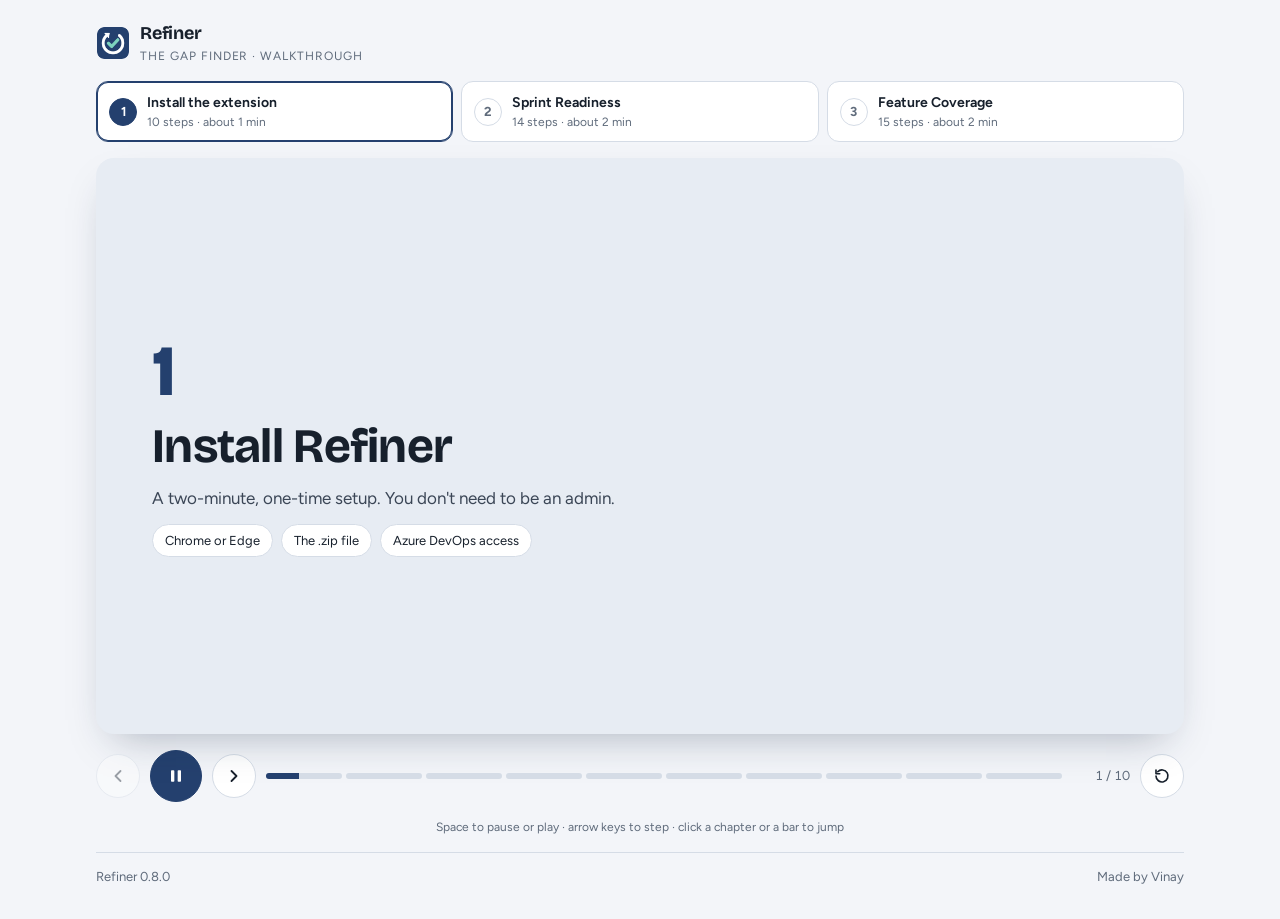
<file: sprint-assistant/guide/index.html>
<!doctype html>
<html lang="en">
<head>
<meta charset="utf-8">
<meta name="viewport" content="width=device-width, initial-scale=1">
<title>Refiner Walkthrough</title>
<link rel="preconnect" href="https://fonts.googleapis.com">
<link rel="preconnect" href="https://fonts.gstatic.com" crossorigin>
<link href="https://fonts.googleapis.com/css2?family=Bricolage+Grotesque:opsz,wght@12..96,600..800&family=Figtree:wght@400;500;600;700&family=JetBrains+Mono:wght@400;500&display=swap" rel="stylesheet">
<link rel="stylesheet" href="guide.css">
</head>
<body>
<div class="wrap">
  <header class="g-head">
    <div class="brand">
      <span class="brand-logo" id="logo"></span>
      <div><div class="brand-name">Refiner</div><div class="brand-sub">The gap finder · Walkthrough</div></div>
    </div>
    <button type="button" class="close-btn" id="close" hidden>Close</button>
  </header>
  <nav class="chapters" id="chapters" role="tablist" aria-label="Chapters"></nav>
  <main class="stage" id="stage" aria-live="polite"></main>
  <div class="controls">
    <button type="button" class="ctl" id="prev" aria-label="Previous step"></button>
    <button type="button" class="ctl play" id="play" aria-label="Pause"></button>
    <button type="button" class="ctl" id="next" aria-label="Next step"></button>
    <div class="track" id="track"></div>
    <span class="counter" id="counter"></span>
    <button type="button" class="ctl" id="replay" aria-label="Restart this chapter" title="Restart this chapter"></button>
  </div>
  <p class="hint">Space to pause or play · arrow keys to step · click a chapter or a bar to jump</p>
  <footer class="credit"><span>Refiner 0.8.0</span><span>Made by Vinay</span></footer>
</div>
<script src="data.js"></script>
<script src="guide.js"></script>
</body>
</html>
</file>
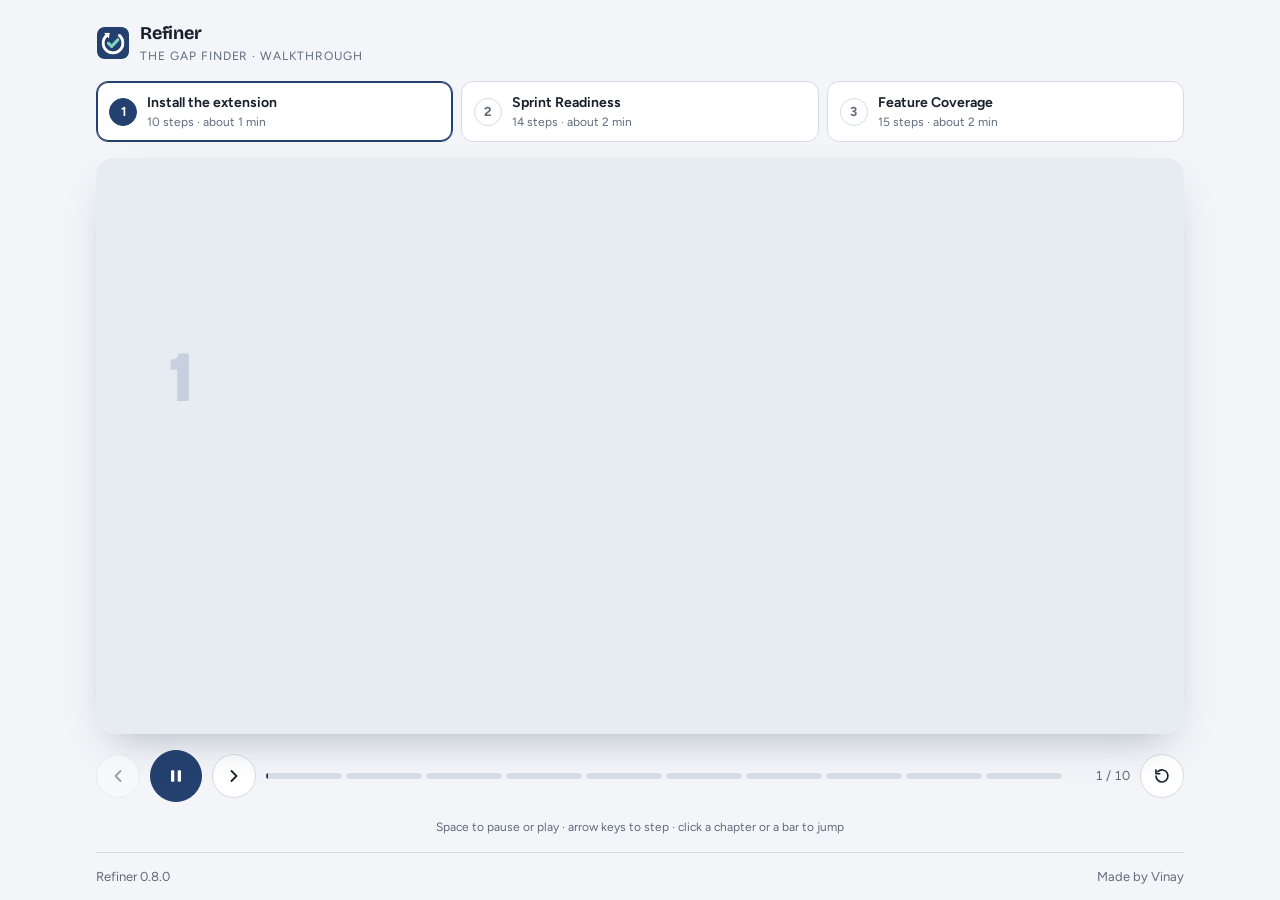
<file: START HERE.html>
<!doctype html>
<html lang="en"><head><meta charset="utf-8"><meta name="viewport" content="width=device-width,initial-scale=1">
<title>Refiner: start here</title>
<meta http-equiv="refresh" content="0; url=sprint-assistant/guide/index.html#install">
<link rel="icon" href="sprint-assistant/icons/icon32.png">
<style>
:root{--bg:#f6f7f9;--ink:#1d2433;--muted:#5b6475;--accent:#24406e}
@media (prefers-color-scheme:dark){:root{--bg:#18191f;--ink:#e8eaf0;--muted:#a6adbb;--accent:#8fb0e6}}
body{margin:0;background:var(--bg);color:var(--ink);font:15px/1.6 "Segoe UI",system-ui,-apple-system,sans-serif}
.wrap{max-width:640px;margin:0 auto;padding:64px 24px;display:flex;gap:16px;align-items:center}
img{width:56px;height:56px} a{color:var(--accent);font-weight:600} p{margin:4px 0 0;color:var(--muted)}
</style></head>
<body><div class="wrap"><img src="sprint-assistant/icons/icon128.png" alt="">
<div><strong>Opening the Refiner walkthrough…</strong>
<p>If nothing happens, <a href="sprint-assistant/guide/index.html#install">open the walkthrough</a>.</p></div></div></body></html>
</file>
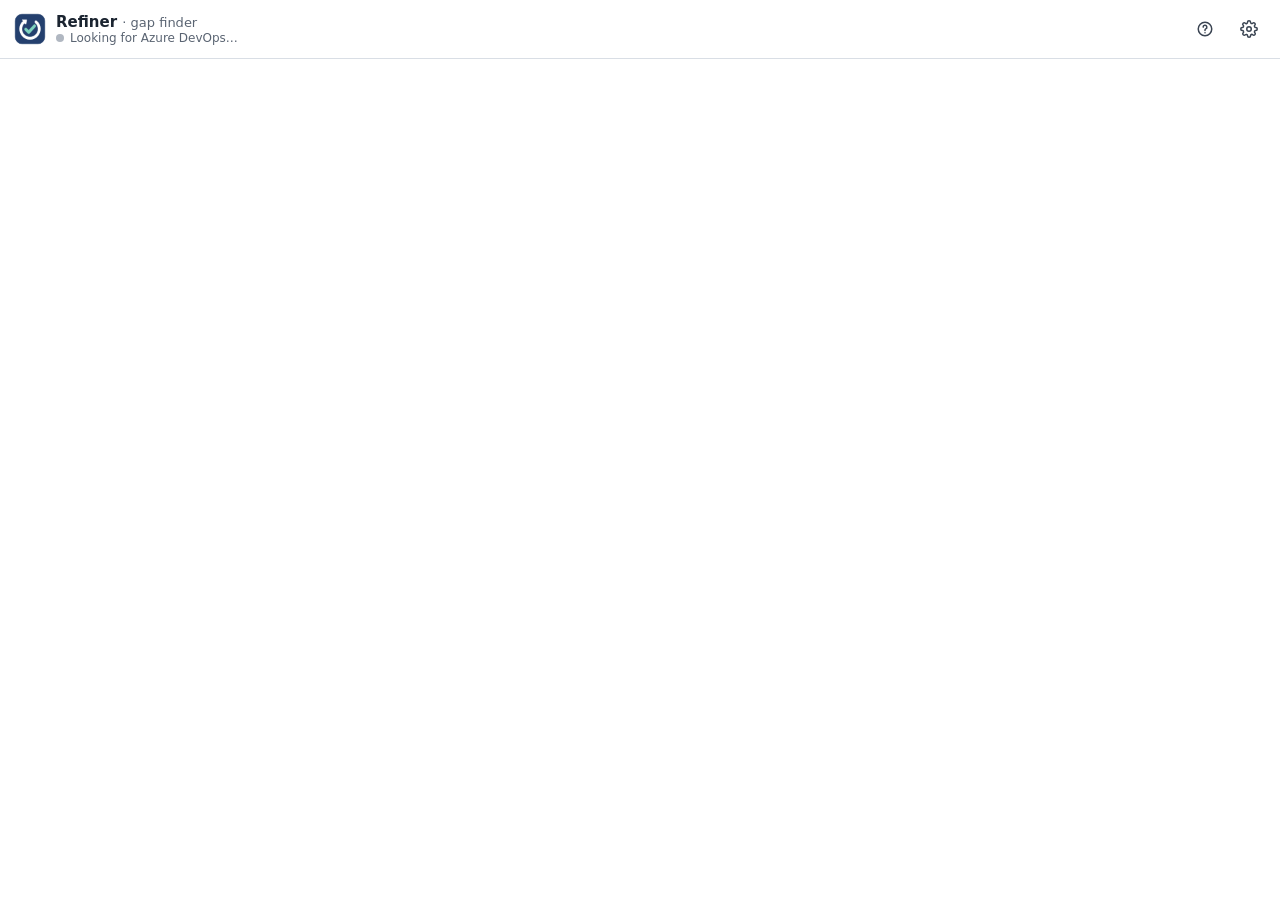
<file: sprint-assistant/panel.html>
<!doctype html>
<html lang="en">
<head>
<meta charset="utf-8">
<meta name="viewport" content="width=device-width, initial-scale=1">
<title>Refiner</title>
<link rel="stylesheet" href="panel.css">
</head>
<body>
<header class="top">
  <img class="logo" src="icons/icon48.png" alt="" width="32" height="32">
  <div class="titles">
    <div class="title">Refiner <span class="tagline">· gap finder</span></div>
    <div class="conn" id="conn"><span class="dot"></span><span id="conn-text">Looking for Azure DevOps…</span></div>
  </div>
  <button type="button" class="icon-btn" id="btn-help" aria-label="Watch the walkthrough" title="Watch the walkthrough">
    <svg width="18" height="18" viewBox="0 0 24 24" fill="none" stroke="currentColor" stroke-width="2" stroke-linecap="round" stroke-linejoin="round" aria-hidden="true"><circle cx="12" cy="12" r="9"/><path d="M9.5 9.5a2.5 2.5 0 1 1 3.5 2.3c-.6.3-1 .9-1 1.6V14"/><path d="M12 17h.01"/></svg>
  </button>
  <button type="button" class="icon-btn" id="btn-settings" aria-label="Settings" title="Settings">
    <svg width="18" height="18" viewBox="0 0 24 24" fill="none" stroke="currentColor" stroke-width="2" stroke-linecap="round" stroke-linejoin="round" aria-hidden="true"><circle cx="12" cy="12" r="3"/><path d="M19.4 15a1.65 1.65 0 0 0 .33 1.82l.06.06a2 2 0 1 1-2.83 2.83l-.06-.06a1.65 1.65 0 0 0-1.82-.33 1.65 1.65 0 0 0-1 1.51V21a2 2 0 1 1-4 0v-.09A1.65 1.65 0 0 0 9 19.4a1.65 1.65 0 0 0-1.82.33l-.06.06a2 2 0 1 1-2.83-2.83l.06-.06A1.65 1.65 0 0 0 4.68 15a1.65 1.65 0 0 0-1.51-1H3a2 2 0 1 1 0-4h.09A1.65 1.65 0 0 0 4.6 9a1.65 1.65 0 0 0-.33-1.82l-.06-.06a2 2 0 1 1 2.83-2.83l.06.06A1.65 1.65 0 0 0 9 4.68a1.65 1.65 0 0 0 1-1.51V3a2 2 0 1 1 4 0v.09a1.65 1.65 0 0 0 1 1.51 1.65 1.65 0 0 0 1.82-.33l.06-.06a2 2 0 1 1 2.83 2.83l-.06.06A1.65 1.65 0 0 0 19.4 9a1.65 1.65 0 0 0 1.51 1H21a2 2 0 1 1 0 4h-.09a1.65 1.65 0 0 0-1.51 1z"/></svg>
  </button>
</header>

<nav class="stepper" id="stepper" aria-label="Progress" hidden>
  <ol>
    <li data-step="1"><span class="num">1</span><span>Select</span></li>
    <li data-step="2"><span class="num">2</span><span>Ask AI</span></li>
    <li data-step="3"><span class="num">3</span><span>Result</span></li>
  </ol>
</nav>

<div class="status" id="status" role="status" hidden></div>

<!-- Welcome / how it works -->
<section id="view-welcome" class="view" hidden>
  <div class="body">
    <h1>Check your work before sprint planning</h1>
    <p class="lead">Refiner reads your Azure DevOps items and prepares a review for the AI assistant you already use. Nothing is changed in Azure DevOps unless you approve it.</p>
    <ol class="how">
      <li><span class="how-num">1</span><div><strong>Pick what to check</strong><span>A sprint's stories, or one Feature.</span></div></li>
      <li><span class="how-num">2</span><div><strong>Copy the prompt into your AI</strong><span>One click to copy, one to open your assistant.</span></div></li>
      <li><span class="how-num">3</span><div><strong>Paste the answer back here</strong><span>See what's missing, at a glance.</span></div></li>
    </ol>
    <button type="button" class="secondary wide" id="btn-welcome-guide">▶&#xFE0E; Watch the 5-minute walkthrough</button>
    <fieldset class="field">
      <legend>Which AI assistant do you use?</legend>
      <div class="choice-grid" id="welcome-assistants"></div>
      <div class="custom" id="welcome-custom" hidden>
        <label for="welcome-custom-url">Link to your assistant</label>
        <input type="url" id="welcome-custom-url" placeholder="https://">
      </div>
      <div class="fine">You can change this any time.</div>
    </fieldset>
    <footer class="credit"><span class="ver">Refiner</span><span>Made by Vinay</span></footer>
  </div>
  <div class="foot">
    <button type="button" class="primary" id="btn-welcome-done" disabled>Get started</button>
  </div>
</section>

<!-- Home -->
<section id="view-home" class="view" hidden>
  <div class="body">
    <div class="banner warn" id="home-noado" hidden>
      <strong>Open Azure DevOps to begin.</strong>
      <span>Open your project (dev.azure.com/…/your-project) in any tab. Refiner connects automatically.</span>
    </div>
    <h1>What do you want to check?</h1>
    <button type="button" class="card" id="card-readiness">
      <span class="card-icon r" aria-hidden="true">
        <svg width="20" height="20" viewBox="0 0 24 24" fill="none" stroke="currentColor" stroke-width="2" stroke-linecap="round" stroke-linejoin="round"><path d="M9 11l3 3 8-8"/><path d="M20 12v7a2 2 0 0 1-2 2H6a2 2 0 0 1-2-2V5a2 2 0 0 1 2-2h9"/></svg>
      </span>
      <span class="card-text">
        <span class="card-title">Sprint Readiness</span>
        <span class="card-desc">Are the stories in a sprint ready for developers to pick up?</span>
      </span>
      <span class="chev" aria-hidden="true">›</span>
    </button>
    <button type="button" class="card" id="card-feature">
      <span class="card-icon f" aria-hidden="true">
        <svg width="20" height="20" viewBox="0 0 24 24" fill="none" stroke="currentColor" stroke-width="2" stroke-linecap="round" stroke-linejoin="round"><rect x="3" y="3" width="7" height="7" rx="1"/><rect x="14" y="3" width="7" height="7" rx="1"/><rect x="3" y="14" width="7" height="7" rx="1"/><path d="M14 17.5l2 2 4-4"/></svg>
      </span>
      <span class="card-text">
        <span class="card-title">Feature Coverage</span>
        <span class="card-desc">Does a Feature have every story it needs, across all components?</span>
        <span class="detected" id="home-detected" hidden></span>
      </span>
      <span class="chev" aria-hidden="true">›</span>
    </button>

    <div class="recent" id="recent" hidden>
      <h2>Recent checks</h2>
      <ul id="recent-list"></ul>
    </div>
    <footer class="credit"><span class="ver">Refiner</span><span>Made by Vinay</span></footer>
  </div>
</section>

<!-- Step 1: Sprint Readiness -->
<section id="view-readiness" class="view" hidden>
  <div class="body">
    <button type="button" class="back" data-back="home">‹ All checks</button>
    <h1>Sprint Readiness</h1>
    <p class="lead">Choose the area and sprint. You'll see the stories before anything is sent.</p>
    <div class="field">
      <label for="area">Area</label>
      <select id="area" disabled><option>Loading…</option></select>
      <label class="check"><input type="checkbox" id="sub-areas" checked> Include sub-areas</label>
    </div>
    <div class="field">
      <label for="iteration">Sprint</label>
      <select id="iteration" disabled><option>Loading…</option></select>
      <label class="check"><input type="checkbox" id="show-past"> Show past sprints</label>
    </div>
    <div class="ctx" id="ctx-scope"></div>
    <button type="button" class="secondary wide" id="btn-fetch" disabled>Find stories</button>

    <div class="stories" id="stories" hidden>
      <div class="list-box">
        <div class="list-head">
          <label class="check strong"><input type="checkbox" id="select-all"> <span id="count-label">0 stories</span></label>
          <span id="selected-count"></span>
        </div>
        <div class="list" id="list"></div>
      </div>
      <div class="fine left">Untick stories you don't want checked.</div>
    </div>
  </div>
  <div class="foot">
    <button type="button" class="primary" id="btn-next-readiness" disabled>Next: ask the AI</button>
  </div>
</section>

<!-- Step 1: Feature Coverage -->
<section id="view-feature" class="view" hidden>
  <div class="body">
    <button type="button" class="back" data-back="home">‹ All checks</button>
    <h1>Feature Coverage</h1>
    <p class="lead">Open a Feature in Azure DevOps and it's picked up here, or type its ID.</p>
    <div class="banner info" id="feature-detected" hidden></div>
    <div class="field">
      <label for="feature-id">Feature ID</label>
      <div class="inline">
        <input type="text" inputmode="numeric" id="feature-id" placeholder="e.g. 40985" autocomplete="off">
        <button type="button" class="secondary" id="btn-load-feature">Load</button>
      </div>
    </div>

    <div id="feature-result" hidden>
      <div class="feature-card">
        <div class="row-top"><span class="row-id" id="ft-id"></span><span class="feature-title" id="ft-title"></span></div>
        <div class="row-who" id="ft-meta"></div>
      </div>
      <div class="chips" id="ft-chips"></div>
      <div class="list-box">
        <div class="list-head"><span class="strong-text" id="ft-child-count">Stories under this Feature</span></div>
        <div class="list" id="ft-children"></div>
      </div>
      <div class="ctx" id="ctx-feature"></div>
    </div>
  </div>
  <div class="foot">
    <button type="button" class="primary" id="btn-next-feature" disabled>Next: ask the AI</button>
  </div>
</section>

<!-- Step 2: Ask AI -->
<section id="view-ask" class="view" hidden>
  <div class="body">
    <button type="button" class="back" id="btn-ask-back">‹ Back</button>
    <h1 id="ask-title">Ask your AI</h1>
    <p class="lead" id="ask-sub"></p>

    <div class="step-card" id="sc-copy">
      <div class="sc-head"><span class="sc-num">1</span><span class="sc-title">Copy the prompt</span><span class="sc-done" hidden>Done</span></div>
      <p class="sc-text" id="copy-meta"></p>
      <button type="button" class="primary" id="btn-copy">Copy prompt</button>
    </div>

    <div class="step-card" id="sc-open">
      <div class="sc-head"><span class="sc-num">2</span><span class="sc-title">Paste it into your AI and send</span></div>
      <div class="assistant-row">
        <label for="assistant-pick" class="sr-only">AI assistant</label>
        <select id="assistant-pick"></select>
        <button type="button" class="secondary" id="btn-open">Open</button>
      </div>
      <p class="sc-text">Start a new chat, paste (Ctrl+V) and send. This panel stays open.</p>
    </div>

    <div class="step-card" id="sc-paste">
      <div class="sc-head"><span class="sc-num">3</span><span class="sc-title">Paste the AI's answer here</span></div>
      <p class="sc-text">When the AI has finished, use its copy button (or select all of its answer) and paste below.</p>
      <label for="answer" class="sr-only">AI answer</label>
      <textarea id="answer" rows="6" placeholder="Paste the AI's whole answer"></textarea>
      <div class="error" id="paste-error" role="alert"></div>
      <button type="button" class="primary" id="btn-show" disabled>Show result</button>
    </div>
  </div>
</section>

<!-- Step 3: Result -->
<section id="view-result" class="view" hidden>
  <div class="body">
    <h1 id="res-title">Result</h1>
    <div class="res-pills" id="res-pills"></div>
    <div class="res-fix" id="res-fix" hidden>
      <h2>Fix first</h2>
      <ol id="res-fix-list"></ol>
    </div>
    <p class="fine left" id="res-note"></p>
  </div>
  <div class="foot">
    <button type="button" class="primary" id="btn-open-result">Open full result</button>
    <button type="button" class="secondary" id="btn-new-check">Start a new check</button>
  </div>
</section>

<!-- Settings -->
<section id="view-settings" class="view" hidden>
  <div class="body">
    <button type="button" class="back" id="btn-settings-back">‹ Back</button>
    <h1>Settings</h1>
    <div class="field">
      <label for="assistant">Your AI assistant</label>
      <select id="assistant"></select>
    </div>
    <div class="field" id="custom-field" hidden>
      <label for="custom-url">Link to your assistant</label>
      <input type="url" id="custom-url" placeholder="https://">
    </div>
    <details class="advanced">
      <summary>Team context (advanced)</summary>
      <div class="field">
        <label for="context-root">Wiki parent page</label>
        <input type="text" id="context-root" placeholder="Sprint Assistant">
        <div class="fine left">Sub-pages are matched to the area automatically (e.g. "75F Firmware" → "Firmware").</div>
      </div>
      <div class="field">
        <label for="context-override">Always use this page (optional)</label>
        <input type="text" id="context-override" placeholder="/Sprint Assistant/Firmware">
        <div class="fine left">Leave empty to match automatically. Saved for this project.</div>
      </div>
    </details>
    <footer class="credit"><span class="ver">Refiner</span><span>Made by Vinay</span></footer>
  </div>
  <div class="foot">
    <button type="button" class="primary" id="btn-save-settings">Save</button>
  </div>
</section>

<script src="prompt.js"></script>
<script src="ado.js"></script>
<script src="wiki.js"></script>
<script src="format.js"></script>
<script src="answer.js"></script>
<script src="panel.js"></script>
</body>
</html>
</file>
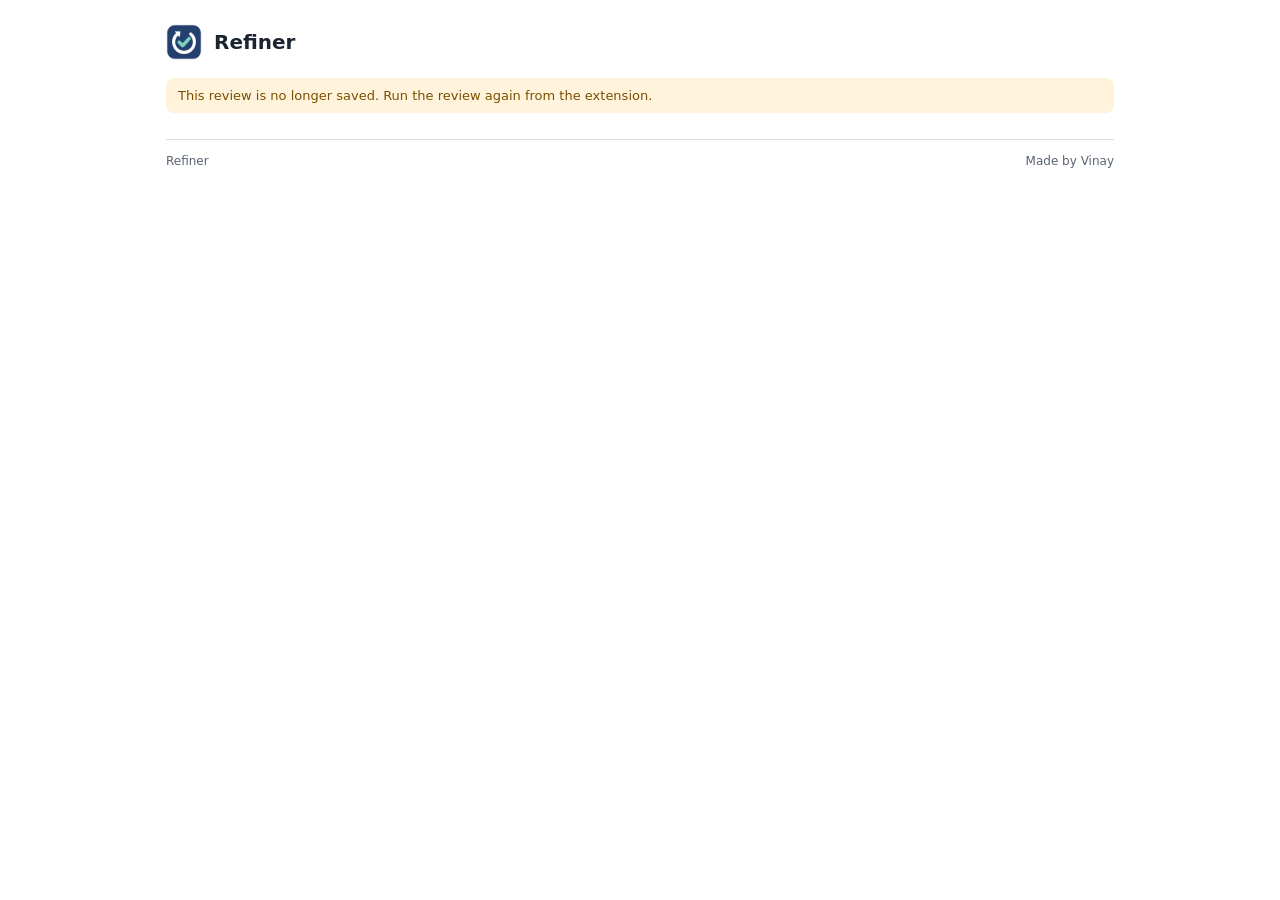
<file: sprint-assistant/result.html>
<!doctype html>
<html lang="en">
<head>
<meta charset="utf-8">
<meta name="viewport" content="width=device-width, initial-scale=1">
<title>Refiner result</title>
<link rel="stylesheet" href="result.css">
</head>
<body>
<main class="page">
  <header class="head">
    <img class="logo" src="icons/icon48.png" alt="" width="36" height="36">
    <div>
      <h1 id="title">Refiner</h1>
      <div class="sub" id="subtitle"></div>
    </div>
  </header>

  <div class="notice" id="notice" role="status" hidden></div>

  <section class="paste" id="paste" hidden>
    <h2>Paste the AI's answer</h2>
    <p class="muted">In your AI assistant, copy the whole answer (it ends with a <code>sprint-assistant-result</code> block) and paste it here.</p>
    <label class="sr-only" for="answer">AI answer</label>
    <textarea id="answer" rows="10" placeholder="Paste the full answer here"></textarea>
    <div class="paste-row">
      <button type="button" class="primary" id="btn-show">Show result</button>
      <span class="error" id="paste-error" role="alert"></span>
    </div>
  </section>

  <section id="result" hidden></section>

  <div class="foot-links" id="foot-links" hidden>
    <button type="button" class="link" id="btn-repaste">Paste a different answer</button>
  </div>
  <footer class="credit"><span class="ver">Refiner</span><span>Made by Vinay</span></footer>
</main>
<script src="ado.js"></script>
<script src="wiki.js"></script>
<script src="answer.js"></script>
<script src="result.js"></script>
</body>
</html>
</file>
<file: sprint-assistant/guide/guide.css>
/* Layout: a player — chapter tabs on top, a stage (words left, screen right), transport controls below. */
:root {
  --bg: #F3F5F9;
  --surface: #FFFFFF;
  --stage: #E7ECF3;
  --ink: #17202C;
  --ink-2: #3B4656;
  --muted: #5F6B7B;
  --line: #D5DCE6;
  --accent: #24406E;
  --accent-ink: #FFFFFF;
  --accent-soft: #E4EBF6;
  --spot: rgba(16, 26, 42, 0.42);
  --ring: #F2A33A;
  --ok: #1D8A5F;
  --warn-soft: #FFF1D6;
  --warn-ink: #7A4F00;
  --shadow: 0 18px 40px -18px rgba(22, 40, 70, 0.35);
  --font-display: "Bricolage Grotesque", "Segoe UI", system-ui, sans-serif;
  --font-body: "Figtree", "Segoe UI", system-ui, -apple-system, sans-serif;
  --font-mono: "JetBrains Mono", Consolas, "Courier New", monospace;
}
@media (prefers-color-scheme: dark) {
  :root:not([data-theme="light"]) {
    --bg: #10151C; --surface: #171E28; --stage: #1C2532; --ink: #E9EDF2; --ink-2: #C3CBD6; --muted: #98A3B3;
    --line: #2D3746; --accent: #8FB0E6; --accent-ink: #0E1724; --accent-soft: #1E3250; --spot: rgba(3, 6, 12, 0.6);
    --ring: #F5B456; --ok: #6FD3A4; --warn-soft: #3A2D12; --warn-ink: #F3C873; --shadow: 0 18px 40px -18px rgba(0, 0, 0, 0.7);
    color-scheme: dark;
  }
}
:root[data-theme="dark"] {
  --bg: #10151C; --surface: #171E28; --stage: #1C2532; --ink: #E9EDF2; --ink-2: #C3CBD6; --muted: #98A3B3;
  --line: #2D3746; --accent: #8FB0E6; --accent-ink: #0E1724; --accent-soft: #1E3250; --spot: rgba(3, 6, 12, 0.6);
  --ring: #F5B456; --ok: #6FD3A4; --warn-soft: #3A2D12; --warn-ink: #F3C873; --shadow: 0 18px 40px -18px rgba(0, 0, 0, 0.7);
  color-scheme: dark;
}

* { box-sizing: border-box; }
body { margin: 0; background: var(--bg); color: var(--ink); font-family: var(--font-body); font-size: 15px; line-height: 1.5; }
[hidden] { display: none !important; }
button { font: inherit; color: inherit; cursor: pointer; }
:focus-visible { outline: 2px solid var(--accent); outline-offset: 2px; }

.wrap {
  max-width: 1120px; margin: 0 auto;
  padding-block: 20px 32px;
  padding-left: max(16px, env(safe-area-inset-left, 0px));
  padding-right: max(16px, env(safe-area-inset-right, 0px));
  display: flex; flex-direction: column; gap: 16px;
}

/* header */
.g-head { display: flex; align-items: center; gap: 12px; flex-wrap: wrap; }
.brand { display: flex; align-items: center; gap: 10px; margin-right: auto; }
.brand-logo { width: 34px; height: 34px; border-radius: 9px; display: block; overflow: hidden; }
.brand-logo img { width: 100%; height: 100%; display: block; }
.brand-name { font-family: var(--font-display); font-weight: 700; font-size: 18px; letter-spacing: -0.01em; }
.brand-sub { font-size: 12px; color: var(--muted); text-transform: uppercase; letter-spacing: 0.08em; }
.close-btn { height: 34px; padding: 0 12px; border: 1px solid var(--line); border-radius: 8px; background: var(--surface); font-size: 13px; }

.chapters { display: grid; grid-template-columns: repeat(3, minmax(0, 1fr)); gap: 8px; }
.chapter {
  display: flex; align-items: center; gap: 10px; padding: 10px 12px; text-align: left;
  border: 1px solid var(--line); border-radius: 12px; background: var(--surface); min-width: 0;
}
.chapter .c-num { width: 28px; height: 28px; border-radius: 50%; border: 1.5px solid var(--line); display: flex; align-items: center; justify-content: center; font-weight: 700; font-size: 13px; flex-shrink: 0; color: var(--muted); }
.chapter .c-text { display: flex; flex-direction: column; min-width: 0; }
.chapter .c-name { font-weight: 650; font-size: 14px; white-space: nowrap; overflow: hidden; text-overflow: ellipsis; }
.chapter .c-meta { font-size: 12px; color: var(--muted); }
.chapter[aria-selected="true"] { border-color: var(--accent); box-shadow: inset 0 0 0 1px var(--accent); }
.chapter[aria-selected="true"] .c-num { background: var(--accent); border-color: var(--accent); color: var(--accent-ink); }
.chapter.done .c-num { border-color: var(--ok); color: var(--ok); }

/* stage */
.stage {
  position: relative; overflow: hidden; border-radius: 18px; background: var(--stage);
  height: clamp(460px, 64vh, 640px); box-shadow: var(--shadow);
}
.slide {
  position: absolute; inset: 0; display: grid; grid-template-columns: minmax(0, 5fr) minmax(0, 7fr);
  gap: 28px; padding: 36px 40px; align-items: center;
  animation: slide-in 0.6s cubic-bezier(.2, .7, .2, 1) both;
}
.slide.leaving { animation: slide-out 0.45s ease both; pointer-events: none; }
@keyframes slide-in { from { opacity: 0; transform: translateX(28px); } to { opacity: 1; transform: none; } }
@keyframes slide-out { from { opacity: 1; transform: none; } to { opacity: 0; transform: translateX(-24px); } }
.slide.back { animation-name: slide-in-back; }
.slide.back.leaving { animation-name: slide-out-back; }
@keyframes slide-in-back { from { opacity: 0; transform: translateX(-28px); } to { opacity: 1; transform: none; } }
@keyframes slide-out-back { from { opacity: 1; transform: none; } to { opacity: 0; transform: translateX(24px); } }

.words { display: flex; flex-direction: column; gap: 12px; min-width: 0; }
.eyebrow { font-size: 12px; font-weight: 700; letter-spacing: 0.08em; text-transform: uppercase; color: var(--accent); }
.words h2 { margin: 0; font-family: var(--font-display); font-weight: 700; font-size: clamp(24px, 2.6vw, 34px); line-height: 1.15; letter-spacing: -0.015em; text-wrap: balance; }
.words p { margin: 0; color: var(--ink-2); font-size: 16px; max-width: 36ch; }
.tip { display: flex; gap: 8px; align-items: flex-start; padding: 10px 12px; border-radius: 10px; background: var(--surface); border: 1px solid var(--line); font-size: 13px; color: var(--ink-2); max-width: 40ch; }
.tip b { color: var(--ink); }
.words > * { animation: rise 0.6s cubic-bezier(.2, .7, .2, 1) both; }
.words > *:nth-child(2) { animation-delay: 0.08s; }
.words > *:nth-child(3) { animation-delay: 0.16s; }
.words > *:nth-child(4) { animation-delay: 0.24s; }
@keyframes rise { from { opacity: 0; transform: translateY(10px); } to { opacity: 1; transform: none; } }
kbd, .mono { font-family: var(--font-mono); font-size: 0.9em; padding: 1px 6px; border-radius: 5px; background: var(--surface); border: 1px solid var(--line); }

.visual { height: 100%; min-width: 0; display: flex; align-items: center; justify-content: center; }

/* screenshot frames */
.frame { position: relative; overflow: hidden; border-radius: 14px; background: var(--surface); box-shadow: var(--shadow); border: 1px solid var(--line); max-width: 100%; }
.frame.panel { height: 100%; aspect-ratio: 400 / 760; max-height: 100%; }
.frame.wide { width: 100%; aspect-ratio: 1000 / 760; max-height: 100%; }
.zoom { position: absolute; inset: 0; transform-origin: var(--ox, 50%) var(--oy, 50%); }
.zoom.play { animation: kenburns var(--dur, 7s) ease-out both; }
@keyframes kenburns { from { transform: scale(1); } to { transform: scale(var(--zs, 1.12)); } }
.zoom img { width: 100%; height: 100%; display: block; object-fit: cover; object-position: top left; }
.spot {
  position: absolute; border-radius: 10px; box-shadow: 0 0 0 9999px var(--spot);
  animation: spot-in 0.7s 0.35s ease both;
}
.spot::after {
  content: ""; position: absolute; inset: -4px; border-radius: 13px; border: 3px solid var(--ring);
  animation: pulse 1.8s 1s ease-in-out infinite;
}
@keyframes spot-in { from { opacity: 0; } to { opacity: 1; } }
@keyframes pulse { 0%, 100% { opacity: 1; transform: scale(1); } 50% { opacity: 0.45; transform: scale(1.025); } }
.example-tag { position: absolute; right: 10px; bottom: 10px; padding: 2px 8px; border-radius: 999px; font-size: 11px; background: var(--surface); color: var(--muted); border: 1px solid var(--line); z-index: 2; }

/* chapter cards */
.slide.card-slide { grid-template-columns: minmax(0, 1fr); justify-items: start; align-content: center; padding: 48px 56px; }
.card-slide .big-num { font-family: var(--font-display); font-weight: 800; font-size: 72px; line-height: 1; color: var(--accent); opacity: 0.9; }
.card-slide h2 { font-size: clamp(30px, 4vw, 48px); max-width: 18ch; }
.card-slide p { max-width: 52ch; font-size: 17px; }
.needs { display: flex; flex-wrap: wrap; gap: 8px; }
.needs span { padding: 6px 12px; border-radius: 999px; background: var(--surface); border: 1px solid var(--line); font-size: 13px; }
.end-actions { display: flex; flex-wrap: wrap; gap: 10px; }
.btn-primary { height: 44px; padding: 0 18px; border: none; border-radius: 10px; background: var(--accent); color: var(--accent-ink); font-weight: 650; }
.btn-secondary { height: 44px; padding: 0 18px; border: 1px solid var(--line); border-radius: 10px; background: var(--surface); font-weight: 600; }

/* install scenes (drawn, not screenshots) */
.mock { width: 100%; max-width: 560px; border-radius: 14px; background: var(--surface); border: 1px solid var(--line); box-shadow: var(--shadow); overflow: hidden; }
.mock-bar { display: flex; align-items: center; gap: 8px; padding: 10px 12px; border-bottom: 1px solid var(--line); background: var(--bg); }
.dots { display: flex; gap: 6px; }
.dots i { width: 10px; height: 10px; border-radius: 50%; background: var(--line); display: block; }
.address { flex: 1; min-width: 0; height: 30px; border-radius: 15px; background: var(--surface); border: 1px solid var(--line); display: flex; align-items: center; padding: 0 12px; font-family: var(--font-mono); font-size: 13px; color: var(--ink-2); overflow: hidden; white-space: nowrap; }
.typed { display: inline-block; overflow: hidden; white-space: nowrap; border-right: 2px solid var(--accent); width: 0; animation: typing 1.6s 0.5s steps(18, end) forwards, caret 0.8s step-end infinite; }
@keyframes typing { to { width: 18ch; } }
@keyframes caret { 50% { border-color: transparent; } }
.tb-icons { display: flex; gap: 6px; }
.tb-icon { width: 30px; height: 30px; border-radius: 8px; display: flex; align-items: center; justify-content: center; color: var(--ink-2); position: relative; }
.mock-body { padding: 18px; display: flex; flex-direction: column; gap: 14px; position: relative; }
.ext-head { display: flex; align-items: center; justify-content: space-between; gap: 12px; }
.ext-title { font-family: var(--font-display); font-weight: 700; font-size: 20px; }
.devmode { display: flex; align-items: center; gap: 8px; font-size: 13px; padding: 6px 8px; border-radius: 8px; }
.toggle { width: 36px; height: 20px; border-radius: 10px; background: var(--line); position: relative; flex-shrink: 0; }
.toggle::after { content: ""; position: absolute; top: 2px; left: 2px; width: 16px; height: 16px; border-radius: 50%; background: #fff; box-shadow: 0 1px 2px rgba(0,0,0,.3); }
.toggle.on { background: var(--accent); }
.toggle.on::after { left: 18px; }
.toggle.animate { animation: toggle-bg 0.4s 1.3s forwards; }
.toggle.animate::after { animation: toggle-knob 0.4s 1.3s forwards; }
@keyframes toggle-bg { to { background: var(--accent); } }
@keyframes toggle-knob { to { left: 18px; } }
.ext-tools { display: flex; flex-wrap: wrap; gap: 8px; }
.ext-tools span { padding: 7px 12px; border-radius: 8px; border: 1px solid var(--line); font-size: 13px; font-weight: 600; color: var(--accent); }
.ext-tools.ghost span { opacity: 0.35; }
.hl { position: relative; z-index: 1; }
.hl::after { content: ""; position: absolute; inset: -5px; border-radius: 11px; border: 3px solid var(--ring); animation: spot-in 0.5s 0.9s both, pulse 1.8s 1.4s ease-in-out infinite; }
.ext-card { border: 1px solid var(--line); border-radius: 12px; padding: 14px; display: flex; gap: 12px; align-items: flex-start; }
.ext-card .ic { width: 40px; height: 40px; border-radius: 10px; flex-shrink: 0; display: block; }
.ext-card .meta { flex: 1; min-width: 0; display: flex; flex-direction: column; gap: 2px; font-size: 13px; color: var(--muted); }
.ext-card .meta b { color: var(--ink); font-size: 14px; }
.ext-card .row-end { display: flex; align-items: center; gap: 10px; margin-top: 8px; }
.ext-card .lnk { color: var(--accent); font-size: 13px; font-weight: 600; }
.reload { width: 30px; height: 30px; border-radius: 50%; display: inline-flex; align-items: center; justify-content: center; color: var(--ink-2); }
.popin { animation: pop 0.5s 0.6s cubic-bezier(.2, .9, .3, 1.3) both; }
@keyframes pop { from { opacity: 0; transform: translateY(10px) scale(0.97); } to { opacity: 1; transform: none; } }
.picker { position: absolute; right: 18px; top: 52px; width: 240px; border-radius: 12px; background: var(--surface); border: 1px solid var(--line); box-shadow: var(--shadow); padding: 8px; display: flex; flex-direction: column; gap: 2px; z-index: 3; animation: pop 0.45s 0.7s both; }
.picker .pk-row { display: flex; align-items: center; gap: 10px; padding: 8px; border-radius: 8px; font-size: 13px; }
.picker .pk-row .ic { width: 22px; height: 22px; border-radius: 6px; flex-shrink: 0; display: block; }
.picker .pk-row .grow { flex: 1; }
.picker .muted { color: var(--muted); }
.folder-pick { display: flex; flex-direction: column; gap: 6px; padding: 12px; border-radius: 10px; background: var(--bg); border: 1px dashed var(--line); font-size: 13px; animation: pop 0.45s 1.6s both; }
.folder-row { display: flex; align-items: center; gap: 8px; padding: 6px 8px; border-radius: 6px; }
.folder-row.sel { background: var(--accent-soft); color: var(--accent); font-weight: 650; }
.files { display: flex; align-items: center; justify-content: center; gap: 20px; padding: 26px 10px; flex-wrap: wrap; }
.file { display: flex; flex-direction: column; align-items: center; gap: 8px; font-size: 13px; font-weight: 600; }
.file svg { color: var(--accent); }
.arrow-move { color: var(--muted); animation: nudge 1.4s ease-in-out infinite; }
@keyframes nudge { 50% { transform: translateX(6px); } }
.checklist { list-style: none; margin: 0; padding: 0; display: flex; flex-direction: column; gap: 10px; }
.checklist li { display: flex; gap: 12px; align-items: flex-start; padding: 12px 14px; border-radius: 12px; background: var(--surface); border: 1px solid var(--line); animation: pop 0.45s both; }
.checklist li:nth-child(2) { animation-delay: 0.15s; }
.checklist li:nth-child(3) { animation-delay: 0.3s; }
.checklist .ck { width: 22px; height: 22px; border-radius: 6px; background: var(--ok); color: #fff; display: flex; align-items: center; justify-content: center; flex-shrink: 0; margin-top: 1px; }
.checklist div { display: flex; flex-direction: column; font-size: 14px; }
.checklist div span { color: var(--muted); font-size: 13px; }
.browser-split { display: grid; grid-template-columns: minmax(0, 1fr) 150px; min-height: 300px; }
.page-fake { padding: 16px; display: flex; flex-direction: column; gap: 10px; }
.page-fake i { display: block; height: 10px; border-radius: 5px; background: var(--line); }
.side-panel { border-left: 1px solid var(--line); overflow: hidden; animation: panel-in 0.6s 0.9s cubic-bezier(.2,.7,.2,1) both; }
.side-panel img { width: 100%; display: block; }
@keyframes panel-in { from { transform: translateX(100%); } to { transform: none; } }

/* controls */
.controls { display: flex; align-items: center; gap: 10px; flex-wrap: wrap; }
.ctl { width: 44px; height: 44px; border-radius: 50%; border: 1px solid var(--line); background: var(--surface); display: flex; align-items: center; justify-content: center; flex-shrink: 0; }
.ctl.play { width: 52px; height: 52px; background: var(--accent); border-color: var(--accent); color: var(--accent-ink); }
.ctl:disabled { opacity: 0.4; cursor: default; }
.track { flex: 1; min-width: 160px; display: flex; gap: 4px; align-items: center; }
.seg { flex: 1; height: 6px; border-radius: 3px; background: var(--line); overflow: hidden; border: none; padding: 0; position: relative; }
.seg::before { content: ""; position: absolute; inset: -8px 0; }
.seg .fill { display: block; height: 100%; width: 0; background: var(--accent); }
.seg.done .fill { width: 100%; }
.counter { font-size: 13px; color: var(--muted); font-variant-numeric: tabular-nums; min-width: 58px; text-align: right; }
.hint { margin: 0; font-size: 12px; color: var(--muted); text-align: center; }

/* narrow screens */
@media (max-width: 760px) {
  .chapters { grid-template-columns: minmax(0, 1fr); }
  .chapter .c-meta { display: none; }
  .stage { height: auto; min-height: 680px; }
  .slide { grid-template-columns: minmax(0, 1fr); grid-template-rows: auto minmax(0, 1fr); padding: 20px; gap: 16px; align-items: start; }
  .slide.card-slide { padding: 28px 22px; }
  .words h2 { font-size: 24px; }
  .visual { height: 420px; }
  .frame.wide { height: auto; }
  .browser-split { grid-template-columns: minmax(0, 1fr) 120px; }
}

@media (prefers-reduced-motion: reduce) {
  .slide, .slide.leaving, .words > *, .popin, .picker, .folder-pick, .checklist li, .side-panel { animation-duration: 0.01s !important; animation-delay: 0s !important; }
  .zoom.play { animation: none; }
  .spot::after, .hl::after, .arrow-move, .typed { animation: none; }
  .typed { width: 18ch; border-right: none; }
  .toggle.animate { background: var(--accent); animation: none; }
  .toggle.animate::after { left: 18px; animation: none; }
}

/* credit line (brand) */
.credit { display: flex; justify-content: space-between; gap: 8px; flex-wrap: wrap; padding-top: 14px; border-top: 1px solid var(--line); font-size: 13px; color: var(--muted); }
</file>
<file: sprint-assistant/panel.css>
:root {
  --ink: #1B2430;
  --ink-2: #3A4452;
  --muted: #5A6472;
  --line: #D9DEE5;
  --line-2: #E8EBF0;
  --field: #B9C1CC;
  --surface: #F6F7F9;
  --bg: #FFFFFF;
  --accent: #24406E;
  --accent-dark: #1A3156;
  --accent-bg: #E8F0FA;
  --ok: #1E6B42; --ok-bg: #E7F4EC;
  --warn: #7A4F00; --warn-bg: #FFF4DB;
  --err: #9B1C1C; --err-bg: #FDECEC;
  --feat: #4B3E9E; --feat-bg: #EFEDFC;
}
@media (prefers-color-scheme: dark) {
  :root {
    --ink: #E8EAED; --ink-2: #C3C8CF; --muted: #9AA3AE; --line: #3A414B; --line-2: #2E343C;
    --field: #4B5360; --surface: #20252C; --bg: #15191E; --accent: #8FB0E6; --accent-dark: #A9C3EE; --accent-bg: #1C2A3D;
    --ok: #8FD6AE; --ok-bg: #173527; --warn: #F2C46B; --warn-bg: #3A2D10; --err: #F2A0A0; --err-bg: #3D1C1C;
    --feat: #C3BBF5; --feat-bg: #26213F;
  }
}

* { box-sizing: border-box; }
html, body { height: 100%; }
body {
  margin: 0; min-width: 320px; background: var(--bg); color: var(--ink);
  font-family: "Segoe UI", system-ui, -apple-system, sans-serif; font-size: 14px;
  display: flex; flex-direction: column;
}
/* When shown as a classic popup (browsers without a side panel) */
body.as-popup { width: 380px; height: 600px; }
[hidden] { display: none !important; }
.sr-only { position: absolute; width: 1px; height: 1px; overflow: hidden; clip: rect(0 0 0 0); white-space: nowrap; }
:focus-visible { outline: 2px solid var(--accent); outline-offset: 2px; }
button { font: inherit; cursor: pointer; color: inherit; }
h1 { margin: 0; font-size: 18px; font-weight: 600; line-height: 1.3; }
h2 { margin: 0; font-size: 14px; font-weight: 600; }
.lead { margin: -4px 0 0; color: var(--muted); font-size: 13px; line-height: 1.45; }

/* header */
.top { display: flex; align-items: center; gap: 10px; padding: 12px 14px; border-bottom: 1px solid var(--line); flex-shrink: 0; }
.logo { width: 32px; height: 32px; border-radius: 8px; flex-shrink: 0; display: block; }
.titles { flex: 1; min-width: 0; }
.title { font-size: 15px; font-weight: 600; }
.conn { display: flex; align-items: center; gap: 6px; font-size: 12px; color: var(--muted); min-width: 0; }
.conn span:last-child { overflow: hidden; text-overflow: ellipsis; white-space: nowrap; }
.conn .dot { width: 8px; height: 8px; border-radius: 50%; background: #B0B7C1; flex-shrink: 0; }
.conn.ok .dot { background: #1D9E75; }
.conn.warn .dot { background: #C98A0B; }
.icon-btn { width: 34px; height: 34px; border: none; border-radius: 8px; background: transparent; color: var(--ink-2); display: flex; align-items: center; justify-content: center; flex-shrink: 0; }
.icon-btn:hover { background: var(--surface); }

/* stepper */
.stepper { padding: 10px 14px 0; flex-shrink: 0; }
.stepper ol { list-style: none; margin: 0; padding: 0; display: grid; grid-template-columns: repeat(3, minmax(0, 1fr)); gap: 6px; }
.stepper li { display: flex; align-items: center; gap: 6px; padding-bottom: 8px; border-bottom: 3px solid var(--line); font-size: 12px; color: var(--muted); }
.stepper .num { width: 20px; height: 20px; border-radius: 50%; border: 1.5px solid currentColor; display: flex; align-items: center; justify-content: center; font-size: 11px; font-weight: 600; flex-shrink: 0; }
.stepper li.done { color: var(--ok); border-bottom-color: #1D9E75; }
.stepper li.done .num { background: #1D9E75; border-color: #1D9E75; color: #fff; }
.stepper li.current { color: var(--accent); border-bottom-color: var(--accent); font-weight: 600; }
.stepper li.current .num { background: var(--accent); border-color: var(--accent); color: #fff; }

/* status */
.status { margin: 10px 14px 0; padding: 10px 12px; border-radius: 8px; font-size: 13px; background: var(--err-bg); color: var(--err); flex-shrink: 0; }
.status.info { background: var(--surface); color: var(--ink-2); }
.status.ok { background: var(--ok-bg); color: var(--ok); }

/* views */
.view { flex: 1; min-height: 0; display: flex; flex-direction: column; }
.body { flex: 1; min-height: 0; overflow-y: auto; padding: 14px; display: flex; flex-direction: column; gap: 14px; }
.body > * { flex-shrink: 0; }   /* tall screens scroll instead of squashing their contents */
.foot { padding: 12px 14px 14px; border-top: 1px solid var(--line); display: flex; flex-direction: column; gap: 8px; flex-shrink: 0; background: var(--bg); }

/* buttons */
button.primary { height: 42px; border: none; border-radius: 8px; background: var(--accent); color: #fff; font-size: 15px; font-weight: 600; }
button.primary:hover { background: var(--accent-dark); }
button.primary:disabled { background: #9AA7B8; cursor: not-allowed; }
button.secondary { height: 40px; padding: 0 14px; border: 1px solid var(--field); border-radius: 8px; background: var(--bg); font-weight: 500; }
button.secondary:hover { background: var(--surface); }
button.secondary:disabled { opacity: .55; cursor: not-allowed; }
button.secondary.wide { width: 100%; }
button.link { border: none; background: none; color: var(--accent); padding: 4px 0; font-size: 13px; }
.back { align-self: flex-start; border: none; background: none; color: var(--accent); padding: 0; font-size: 13px; margin-bottom: -4px; }

/* fields */
.field { display: flex; flex-direction: column; gap: 6px; border: none; margin: 0; padding: 0; }
.field > label, .field > legend { font-size: 13px; font-weight: 600; padding: 0; margin-bottom: 2px; }
select, input[type="url"], input[type="text"] {
  height: 40px; padding: 0 10px; border: 1px solid var(--field); border-radius: 8px;
  font: inherit; color: var(--ink); background: var(--bg); width: 100%;
}
.check { display: flex; align-items: center; gap: 8px; font-size: 13px; color: var(--ink-2); cursor: pointer; }
.check.strong { font-weight: 600; color: var(--ink); }
.check input { width: 16px; height: 16px; margin: 0; accent-color: var(--accent); }
.inline { display: flex; gap: 8px; }
.inline input { flex: 1; min-width: 0; }
.fine { font-size: 12px; color: var(--muted); }
.fine.left { text-align: left; }

/* banners */
.banner { padding: 10px 12px; border-radius: 8px; font-size: 13px; display: flex; flex-direction: column; gap: 4px; line-height: 1.4; }
.banner.warn { background: var(--warn-bg); color: var(--warn); }
.banner.info { background: var(--accent-bg); color: var(--accent); }
.banner button { align-self: flex-start; }

/* welcome */
.how { list-style: none; margin: 0; padding: 0; display: flex; flex-direction: column; gap: 10px; }
.how li { display: flex; gap: 12px; align-items: flex-start; }
.how-num { width: 26px; height: 26px; border-radius: 50%; background: var(--accent-bg); color: var(--accent); font-weight: 700; display: flex; align-items: center; justify-content: center; flex-shrink: 0; }
.how div { display: flex; flex-direction: column; gap: 2px; font-size: 13px; }
.how div span { color: var(--muted); }
.choice-grid { display: grid; grid-template-columns: repeat(2, minmax(0, 1fr)); gap: 8px; }
.choice { height: 44px; border: 1px solid var(--field); border-radius: 8px; background: var(--bg); font-weight: 500; }
.choice[aria-pressed="true"] { border: 2px solid var(--accent); background: var(--accent-bg); color: var(--accent); font-weight: 600; }
.custom { display: flex; flex-direction: column; gap: 6px; margin-top: 4px; }
.custom label { font-size: 12px; font-weight: 600; }

/* home cards */
.card {
  display: flex; align-items: center; gap: 12px; width: 100%; padding: 14px; text-align: left;
  border: 1px solid var(--line); border-radius: 12px; background: var(--bg);
}
.card:hover { border-color: var(--accent); background: var(--accent-bg); }
.card:disabled { opacity: .55; cursor: not-allowed; }
.card:disabled:hover { border-color: var(--line); background: var(--bg); }
.card-icon { width: 40px; height: 40px; border-radius: 10px; display: flex; align-items: center; justify-content: center; flex-shrink: 0; }
.card-icon.r { background: var(--ok-bg); color: var(--ok); }
.card-icon.f { background: var(--feat-bg); color: var(--feat); }
.card-text { flex: 1; min-width: 0; display: flex; flex-direction: column; gap: 3px; }
.card-title { font-weight: 600; font-size: 15px; }
.card-desc { color: var(--muted); font-size: 13px; line-height: 1.4; }
.detected { margin-top: 4px; align-self: flex-start; padding: 2px 8px; border-radius: 999px; background: var(--feat-bg); color: var(--feat); font-size: 12px; font-weight: 600; }
.chev { font-size: 22px; color: var(--muted); }

.recent { display: flex; flex-direction: column; gap: 8px; margin-top: 4px; }
.recent ul { list-style: none; margin: 0; padding: 0; display: flex; flex-direction: column; gap: 6px; }
.recent-item { display: flex; align-items: center; gap: 10px; width: 100%; padding: 10px 12px; border: 1px solid var(--line); border-radius: 10px; background: var(--bg); text-align: left; }
.recent-item:hover { background: var(--surface); }
.recent-item .ri-text { flex: 1; min-width: 0; display: flex; flex-direction: column; gap: 2px; }
.recent-item .ri-title { font-size: 13px; font-weight: 600; overflow: hidden; text-overflow: ellipsis; white-space: nowrap; }
.recent-item .ri-meta { font-size: 12px; color: var(--muted); }
.tag { padding: 2px 8px; border-radius: 999px; font-size: 11px; font-weight: 600; flex-shrink: 0; }
.tag.ready { background: var(--ok-bg); color: var(--ok); }
.tag.waiting { background: var(--warn-bg); color: var(--warn); }

/* team context line */
.ctx { padding: 8px 10px; border-radius: 8px; background: var(--surface); font-size: 12px; color: var(--ink-2); display: flex; flex-direction: column; gap: 6px; align-items: flex-start; }
.ctx:empty { display: none; }
.ctx.ok { background: var(--ok-bg); color: var(--ok); }
.ctx.warn { background: var(--warn-bg); color: var(--warn); }
.ctx-btn { height: 30px; padding: 0 10px; border: 1px solid currentColor; border-radius: 6px; background: transparent; color: inherit; font-size: 12px; font-weight: 600; }
.ctx-btn.primary-sm { background: var(--accent); border-color: var(--accent); color: #fff; }
.ctx-btn:disabled { opacity: .6; }
.ctx-form { display: flex; flex-direction: column; gap: 6px; width: 100%; }
.ctx-form label { display: flex; flex-direction: column; gap: 4px; font-size: 12px; font-weight: 600; color: var(--ink); }
.ctx-form input { height: 34px; }
.ctx-row { display: flex; gap: 6px; flex-wrap: wrap; }

/* lists */
.stories, #feature-result { display: flex; flex-direction: column; gap: 10px; }
.list-box { border: 1px solid var(--line); border-radius: 8px; overflow: hidden; }
.list-head { display: flex; align-items: center; justify-content: space-between; padding: 10px 12px; background: var(--surface); border-bottom: 1px solid var(--line); font-size: 12px; color: var(--ink-2); }
.list { max-height: 320px; overflow-y: auto; }
.row { display: flex; align-items: flex-start; gap: 10px; padding: 9px 12px; border-bottom: 1px solid var(--line-2); cursor: pointer; }
.row:last-child { border-bottom: none; }
.row.static { cursor: default; }
.row input { width: 16px; height: 16px; margin: 2px 0 0; accent-color: var(--accent); flex-shrink: 0; }
.row-main { min-width: 0; flex: 1; display: flex; flex-direction: column; gap: 3px; }
.row-top { display: flex; gap: 8px; font-size: 13px; align-items: baseline; }
.row-id { font-family: Consolas, "Courier New", monospace; color: var(--muted); flex-shrink: 0; }
.row-title { font-weight: 500; overflow: hidden; text-overflow: ellipsis; white-space: nowrap; flex: 1; min-width: 0; }
.row-who { font-size: 12px; color: var(--ink-2); }
.row-who .unassigned { color: var(--warn); font-weight: 600; }
.state { font-size: 11px; padding: 1px 6px; border-radius: 4px; background: var(--line-2); color: var(--ink-2); flex-shrink: 0; }
.feature-card { padding: 10px 12px; border: 1px solid var(--line); border-radius: 8px; display: flex; flex-direction: column; gap: 4px; }
.feature-title { font-weight: 600; font-size: 14px; }
.chips { display: flex; flex-wrap: wrap; gap: 6px; }
.chip { padding: 4px 8px; border-radius: 999px; background: var(--surface); font-size: 12px; color: var(--ink-2); }
.chip.warn { background: var(--warn-bg); color: var(--warn); }
.strong-text { font-weight: 600; color: var(--ink); }

/* ask step */
.step-card { border: 1px solid var(--line); border-radius: 12px; padding: 12px; display: flex; flex-direction: column; gap: 10px; }
.step-card.done { border-color: #1D9E75; background: var(--ok-bg); }
.sc-head { display: flex; align-items: center; gap: 8px; }
.sc-num { width: 22px; height: 22px; border-radius: 50%; background: var(--accent-bg); color: var(--accent); font-size: 12px; font-weight: 700; display: flex; align-items: center; justify-content: center; flex-shrink: 0; }
.step-card.done .sc-num { background: #1D9E75; color: #fff; }
.sc-title { font-weight: 600; flex: 1; }
.sc-done { font-size: 12px; font-weight: 600; color: var(--ok); }
.sc-text { margin: 0; font-size: 12px; color: var(--muted); line-height: 1.45; }
.assistant-row { display: flex; gap: 8px; }
.assistant-row select { flex: 1; min-width: 0; }
.assistant-row button { flex-shrink: 0; }
textarea { width: 100%; padding: 10px; border: 1px solid var(--field); border-radius: 8px; font: 12px/1.45 Consolas, "Courier New", monospace; color: var(--ink); background: var(--bg); resize: vertical; min-height: 110px; }
.error { color: var(--err); font-size: 12px; }
.error:empty { display: none; }

/* result step */
.res-pills { display: flex; flex-wrap: wrap; gap: 6px; }
.pill { padding: 6px 12px; border-radius: 999px; font-size: 13px; font-weight: 600; background: var(--surface); color: var(--ink-2); }
.pill.ok { background: var(--ok-bg); color: var(--ok); }
.pill.warn { background: var(--warn-bg); color: var(--warn); }
.pill.err { background: var(--err-bg); color: var(--err); }
.res-fix { border: 1px solid var(--line); border-radius: 12px; padding: 12px; display: flex; flex-direction: column; gap: 6px; }
.res-fix ol { margin: 0; padding-left: 20px; display: flex; flex-direction: column; gap: 4px; font-size: 13px; }

/* settings */
.advanced { border: 1px solid var(--line); border-radius: 8px; padding: 10px 12px; }
.advanced summary { cursor: pointer; font-weight: 600; font-size: 13px; }
.advanced[open] summary { margin-bottom: 12px; }
.advanced .field + .field { margin-top: 12px; }

/* credit line (brand) */
.credit { display: flex; justify-content: space-between; gap: 8px; flex-wrap: wrap; margin-top: auto; padding-top: 12px; border-top: 1px solid var(--line); font-size: 11px; color: var(--muted); }
.title .tagline { font-weight: 500; color: var(--muted); font-size: 13px; }
</file>
<file: sprint-assistant/result.css>
:root {
  --ink: #1B2430;
  --ink-2: #3A4452;
  --muted: #5A6472;
  --line: #D9DEE5;
  --line-2: #E8EBF0;
  --field: #B9C1CC;
  --surface: #F6F7F9;
  --bg: #FFFFFF;
  --accent: #24406E;
  --accent-dark: #1A3156;
  --ok: #1E6B42; --ok-bg: #E7F4EC; --ok-fill: #1D9E75;
  --warn: #7A4F00; --warn-bg: #FFF4DB; --warn-fill: #C98A0B;
  --err: #9B1C1C; --err-bg: #FDECEC; --err-fill: #D64545;
  --fw: #8A3A1C; --fw-bg: #FBEDE6;
  --ccu: #4B3E9E; --ccu-bg: #EFEDFC;
  --cloud: #0C6B55; --cloud-bg: #E3F4EE;
  --qe: #4A4A46; --qe-bg: #F0EFEA;
  --other: #1F5AA6; --other-bg: #E8F0FA;
}
@media (prefers-color-scheme: dark) {
  :root {
    --ink: #E8EAED; --ink-2: #C3C8CF; --muted: #9AA3AE; --line: #3A414B; --line-2: #2E343C;
    --field: #4B5360; --surface: #20252C; --bg: #15191E; --accent: #8FB0E6; --accent-dark: #A9C3EE;
    --ok: #8FD6AE; --ok-bg: #173527; --warn: #F2C46B; --warn-bg: #3A2D10; --err: #F2A0A0; --err-bg: #3D1C1C;
    --fw: #F3B49A; --fw-bg: #3A2219; --ccu: #C3BBF5; --ccu-bg: #26213F; --cloud: #8FDCC4; --cloud-bg: #14332B;
    --qe: #D3D1C7; --qe-bg: #2A2A27; --other: #9CC0F0; --other-bg: #1C2A3D;
  }
}

* { box-sizing: border-box; }
body { margin: 0; background: var(--bg); color: var(--ink); font-family: "Segoe UI", system-ui, -apple-system, sans-serif; font-size: 14px; }
[hidden] { display: none !important; }
.sr-only { position: absolute; width: 1px; height: 1px; overflow: hidden; clip: rect(0 0 0 0); white-space: nowrap; }
.page { max-width: 980px; margin: 0 auto; padding: 24px 16px 48px; display: flex; flex-direction: column; gap: 18px; }

.head { display: flex; align-items: center; gap: 12px; }
.logo { width: 36px; height: 36px; border-radius: 9px; flex-shrink: 0; display: block; }
h1 { margin: 0; font-size: 20px; font-weight: 600; }
h2 { margin: 0; font-size: 16px; font-weight: 600; }
.sub, .muted { color: var(--muted); font-size: 13px; }
.muted { margin: 0; }

.notice { padding: 10px 12px; border-radius: 8px; background: var(--surface); color: var(--ink-2); font-size: 13px; }
.notice.warn { background: var(--warn-bg); color: var(--warn); }
.notice.err { background: var(--err-bg); color: var(--err); }
.notice.ok { background: var(--ok-bg); color: var(--ok); }

.paste { display: flex; flex-direction: column; gap: 10px; padding: 16px; border: 1px solid var(--line); border-radius: 12px; }
textarea { width: 100%; min-height: 180px; padding: 10px; border: 1px solid var(--field); border-radius: 8px; font: 13px/1.5 Consolas, "Courier New", monospace; color: var(--ink); background: var(--bg); resize: vertical; }
.paste-row { display: flex; align-items: center; gap: 12px; flex-wrap: wrap; }
.error { color: var(--err); font-size: 13px; }

button { font: inherit; cursor: pointer; }
button.primary { height: 40px; padding: 0 18px; border: none; border-radius: 8px; background: var(--accent); color: #fff; font-weight: 600; }
button.primary:hover { background: var(--accent-dark); }
button.secondary { height: 32px; padding: 0 12px; border: 1px solid var(--field); border-radius: 7px; background: var(--bg); color: var(--ink); font-size: 13px; font-weight: 500; }
button.secondary:disabled { opacity: .55; cursor: default; }
button.link { border: none; background: none; color: var(--accent); padding: 4px 0; font-size: 13px; }
.foot-links { display: flex; justify-content: center; }
:focus-visible { outline: 2px solid var(--accent); outline-offset: 2px; }

/* summary */
.summary { display: flex; flex-wrap: wrap; align-items: center; gap: 8px; }
.summary .title { font-size: 17px; font-weight: 600; margin-right: 6px; }
.pill { padding: 4px 10px; border-radius: 999px; font-size: 12px; font-weight: 600; background: var(--surface); color: var(--ink-2); }
.pill.ok { background: var(--ok-bg); color: var(--ok); }
.pill.warn { background: var(--warn-bg); color: var(--warn); }
.pill.err { background: var(--err-bg); color: var(--err); }

/* lanes */
.lanes { display: flex; flex-direction: column; }
.lane { display: grid; grid-template-columns: 200px minmax(0, 1fr); gap: 12px; }
.lane-card { border-radius: 10px; padding: 12px; display: flex; flex-direction: column; justify-content: center; gap: 2px; }
.lane-card .name { font-weight: 600; font-size: 14px; }
.lane-card .group { font-size: 12px; opacity: .85; }
.lane-card .count { font-size: 12px; margin-top: 4px; font-weight: 600; }
.lane-items { border-radius: 10px; padding: 6px 4px; display: flex; flex-direction: column; }
.g-fw { background: var(--fw-bg); color: var(--fw); }
.g-ccu { background: var(--ccu-bg); color: var(--ccu); }
.g-cloud { background: var(--cloud-bg); color: var(--cloud); }
.g-qe { background: var(--qe-bg); color: var(--qe); }
.g-other { background: var(--other-bg); color: var(--other); }
.connector { width: 200px; display: flex; justify-content: center; padding: 2px 0; color: var(--muted); }

.item { display: grid; grid-template-columns: 20px minmax(0, 1fr) auto; gap: 10px; align-items: start; padding: 7px 8px; border-radius: 7px; width: 100%; border: none; background: transparent; color: var(--ink); text-align: left; }
.item:hover { background: rgba(127, 127, 127, 0.08); }
.box { width: 16px; height: 16px; border-radius: 4px; margin-top: 2px; display: flex; align-items: center; justify-content: center; }
.box.covered { background: var(--ok-fill); }
.box.partial { background: var(--warn-fill); }
.box.missing { border: 2px solid var(--err-fill); }
.item-text { display: flex; flex-direction: column; gap: 3px; min-width: 0; }
.item-text .t { font-size: 13px; line-height: 1.4; }
.src { display: inline-block; margin-left: 6px; padding: 0 6px; border-radius: 4px; background: var(--bg); color: var(--muted); font-size: 11px; vertical-align: 1px; }
.note { font-size: 12px; color: var(--ink-2); }
.item-right { display: flex; flex-wrap: wrap; gap: 4px; justify-content: flex-end; max-width: 280px; }
.no-story { color: var(--err); font-size: 12px; font-weight: 600; }
.chip { display: inline-block; padding: 1px 7px; border-radius: 5px; background: var(--bg); color: var(--accent); font: 12px Consolas, "Courier New", monospace; text-decoration: none; border: 1px solid var(--line); }
.chip:hover { border-color: var(--accent); }
.chip.unknown { color: var(--warn); border-style: dashed; }

.panel { border: 1px solid var(--line); border-radius: 12px; padding: 14px 16px; display: flex; flex-direction: column; gap: 8px; }
.panel.dashed { border-style: dashed; }
.panel ol, .panel ul { margin: 0; padding-left: 20px; display: flex; flex-direction: column; gap: 4px; }
.extra-list { display: flex; flex-wrap: wrap; gap: 8px; }
.extra-list span { font-size: 13px; color: var(--ink-2); }

.learning { display: grid; grid-template-columns: minmax(0, 1fr) auto; gap: 12px; align-items: center; padding: 8px 0; border-top: 1px solid var(--line-2); }
.learning:first-of-type { border-top: none; }
.learning .rule { font-size: 13px; }
.learning .meta { font-size: 12px; color: var(--muted); margin-top: 2px; }
.learning .done { color: var(--ok); font-size: 12px; font-weight: 600; }

/* readiness table */
table.stories { width: 100%; border-collapse: collapse; font-size: 13px; }
table.stories th { text-align: left; font-size: 12px; color: var(--muted); font-weight: 600; padding: 6px 8px; border-bottom: 1px solid var(--line); }
table.stories td { padding: 8px; border-bottom: 1px solid var(--line-2); vertical-align: top; }
.badge { display: inline-block; padding: 2px 8px; border-radius: 999px; font-size: 12px; font-weight: 600; white-space: nowrap; }
.badge.ready { background: var(--ok-bg); color: var(--ok); }
.badge.clarify { background: var(--warn-bg); color: var(--warn); }
.badge.not_ready { background: var(--err-bg); color: var(--err); }

@media (max-width: 640px) {
  .lane { grid-template-columns: minmax(0, 1fr); gap: 6px; }
  .connector { width: 100%; }
  .item { grid-template-columns: 20px minmax(0, 1fr); }
  .item-right { grid-column: 2; justify-content: flex-start; max-width: none; }
  table.stories .col-owner { display: none; }
}

/* credit line (brand) */
.credit { display: flex; justify-content: space-between; gap: 8px; flex-wrap: wrap; margin-top: 8px; padding-top: 14px; border-top: 1px solid var(--line); font-size: 12px; color: var(--muted); }
</file>
